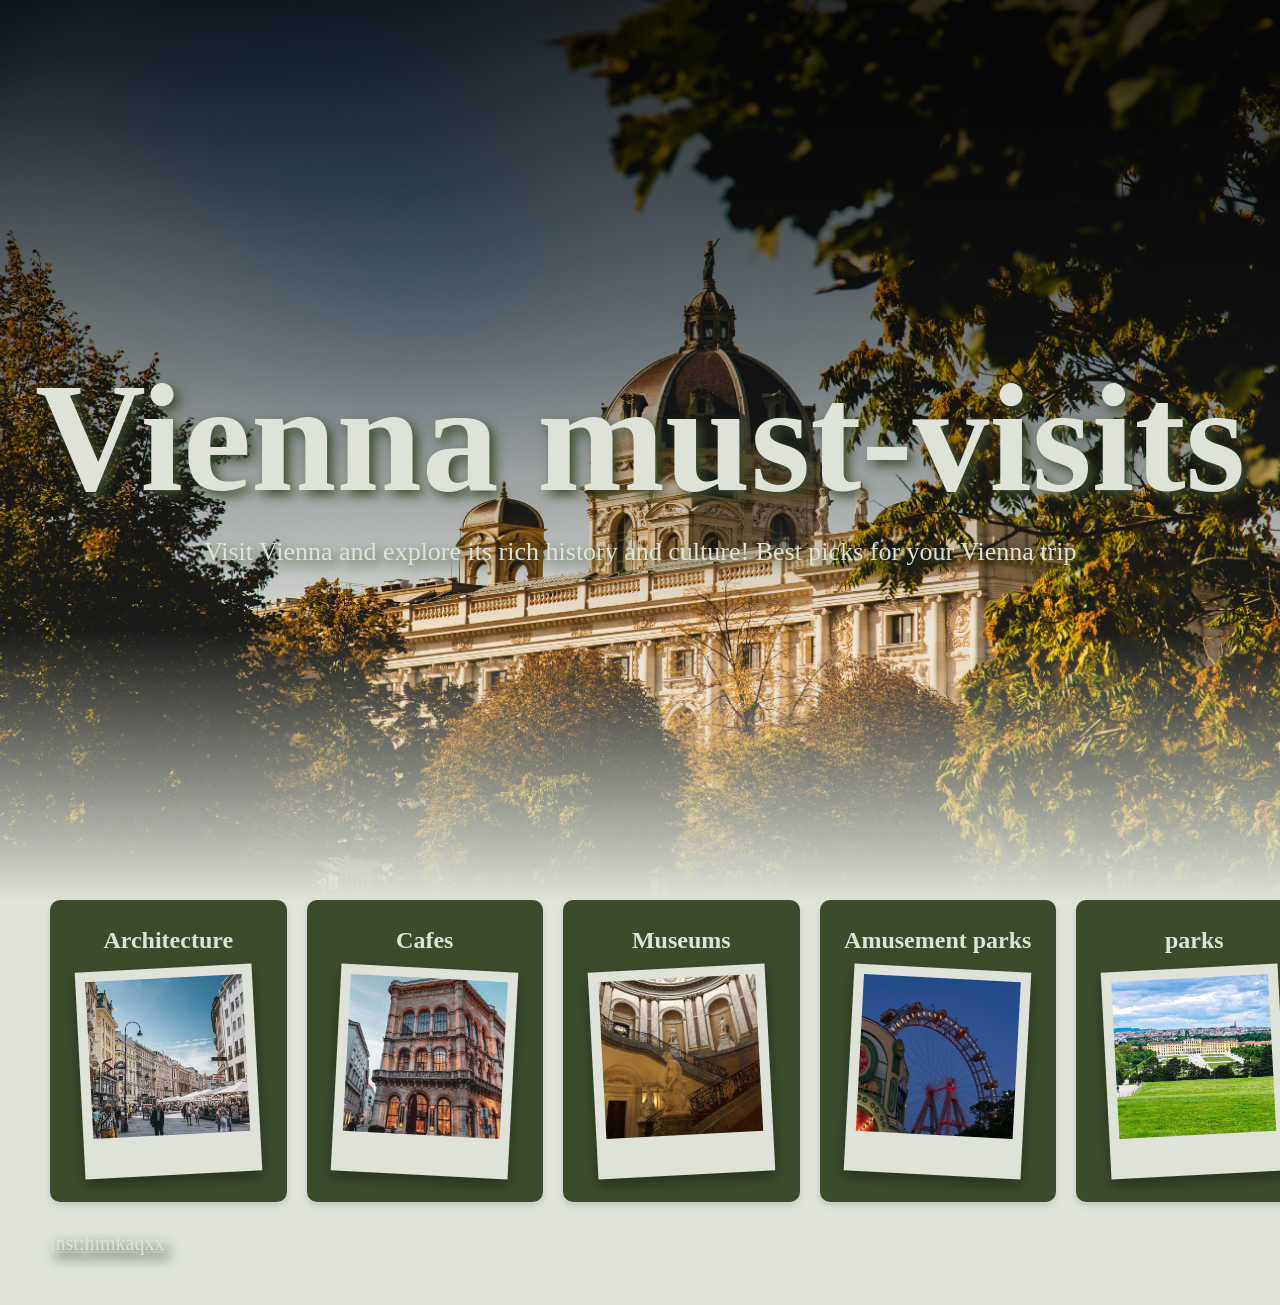
<file: index.html>
<!DOCTYPE html>
<html lang="en">
<head>
    <meta charset="UTF-8">
    <meta name="viewport" content="width=device-width, initial-scale=1">
    <title>Vienna must-visits</title>
    <link rel="stylesheet" href="style.css">
</head>
<body>

    <!-- first screen -->
    <section class="hero">
        <h1>Vienna must-visits</h1>
        <p class="p1">Visit Vienna and explore its rich history and culture! Best picks for your Vienna trip</p>
    </section>

    <!-- the squares -->
    <section class="white-page">
        <div class="revealed-square-sectors">

            <div class="reveal-square">
                <h3>Architecture</h3>
                <div class="polaroid">
                <a href="arc-page/architecture.html">
                    <img src="arc1.jpg" alt="Palace">
                </a>
                    <span class="caption"></span>
                </div>
                <div class="info">
                    <h4>top 10</h4>
                    <p>Architecture masterpieces for your visit</p>
                </div>
            </div>

            <div class="reveal-square">
                <h3>Cafes</h3>
                <div class="polaroid">
                    <a href="cafe-page/cafe.html">
                        <img src="cafe1.jpg" alt="Cafe">
                    </a>
                    <span class="caption"></span>
                </div>
                <div class="info">
                    <h4>top 10</h4>
                    <p>Cafés with great reviews and drinks</p>
                </div>
            </div>

            <div class="reveal-square">
                <h3>Museums</h3>
                <div class="polaroid">
                <a href="museum-page/museum.html">
                    <img src="museum1.png" alt="Museum">
                </a>
                    <span class="caption"></span>
                </div>
                <div class="info">
                    <h4>top 10</h4>
                    <p>Museums for you to visit</p>
                </div>
            </div>

            <div class="reveal-square">
                <h3>Amusement parks</h3>
                <div class="polaroid">
                    <img src="amupark1.png" alt="Park">
                    <span class="caption"></span>
                </div>
                <div class="info">
                    <h4>top 10</h4>
                    <p>fun places for you to spend your best time</p>
                </div>
            </div>
            <div class="reveal-square">
                <h3>parks</h3>
                <div class="polaroid">
                    <img src="park1.png" alt="Park">
                    <span class="caption"></span>
                </div>
                <div class="info">
                    <h4>top 10</h4>
                    <p>places for you to chill and relax</p>
                </div>
            </div>


            <a
            href="https://www.instagram.com/himkaqxx?obrf=MWk3bm0wNmF2dDZ3cA=="   target = "_blank">inst:himkaqxx</a>
            
        </div>
    </section>

    <script src="script.js"></script>
</body>
</html>
</file>
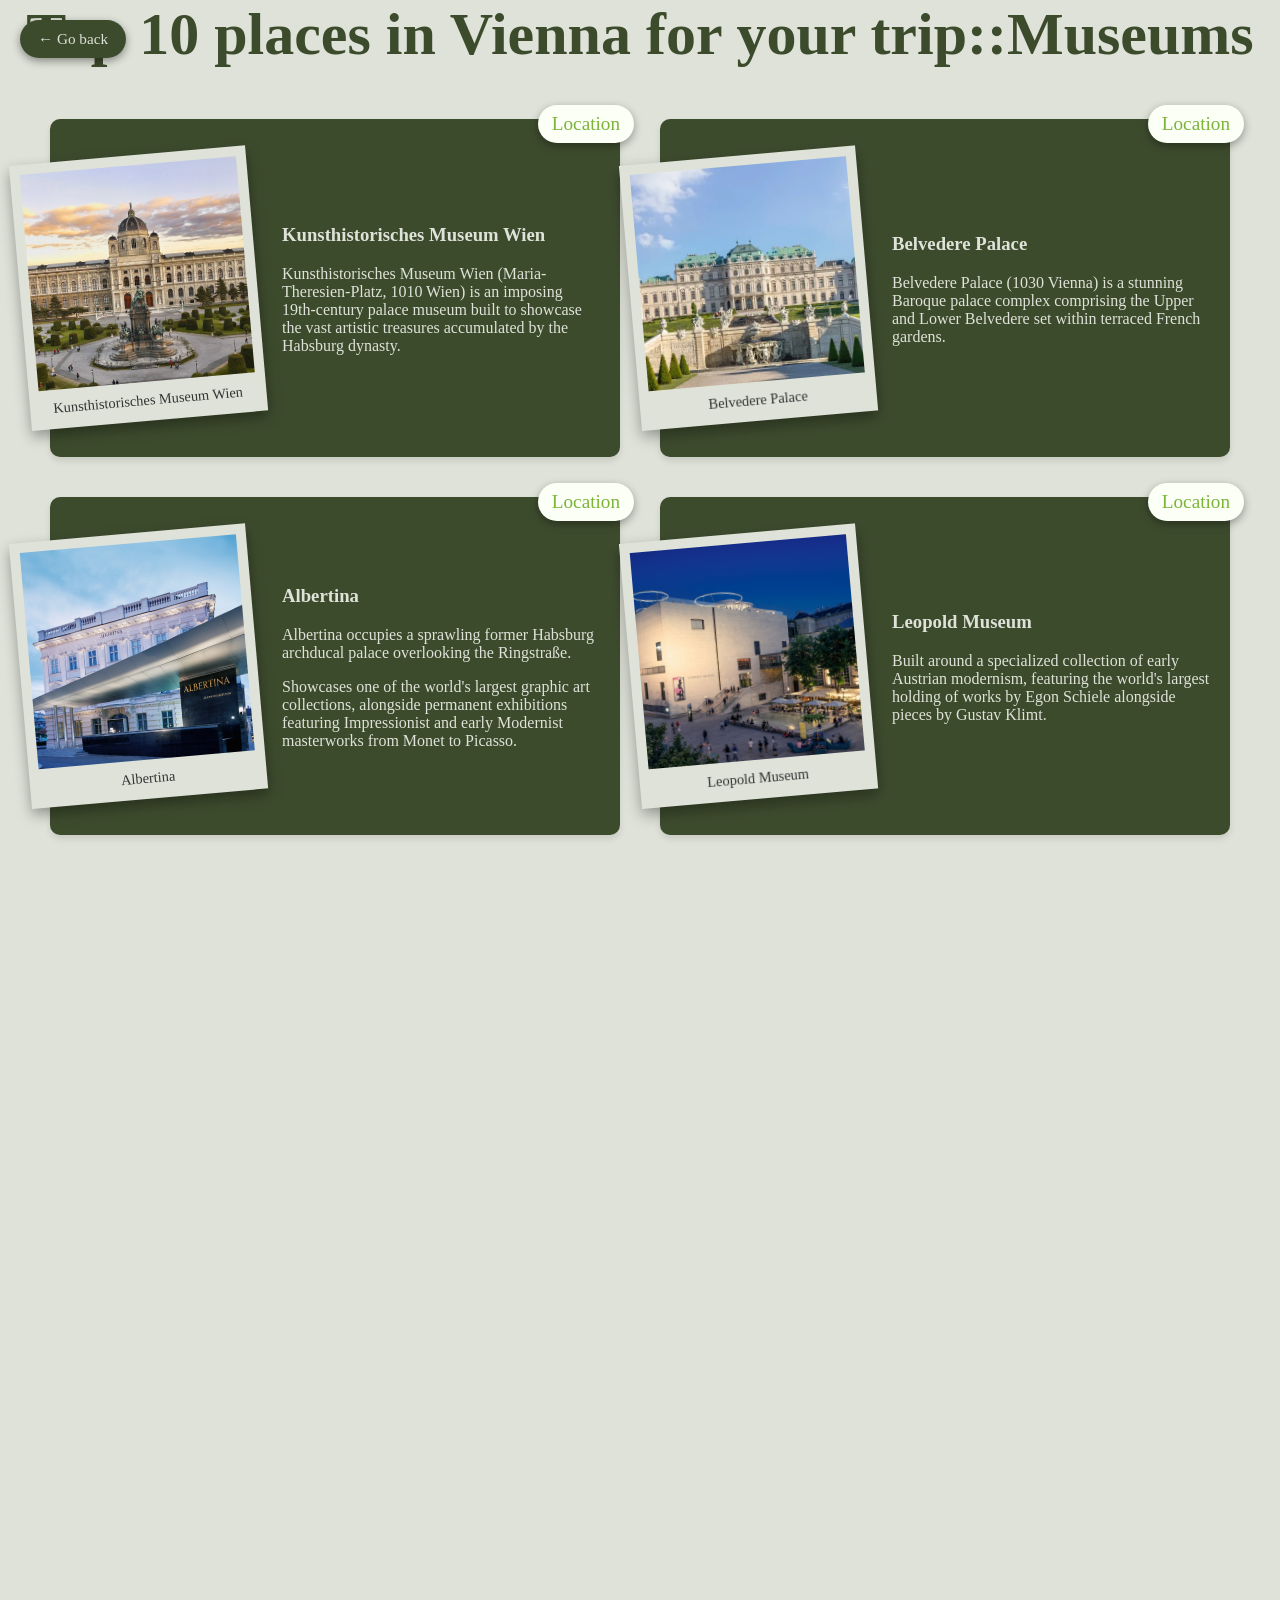
<file: museum.html>
<!DOCTYPE html>
<html lang="en">
<head>
    <meta charset="UTF-8">
    <meta name="viewport" content="width=device-width, initial-scale=1.0">
    <title>museums</title>
    <link rel="stylesheet" href="museum.css">
</head>
<body>

    <h1>Top 10 places in Vienna for your trip::Museums</h1>
    <section class="white-page"></section>

    <div class="container">
        <div class="squares">

            <div class="square">
                <figure class="polaroid">
                    <img src="mus1.jpg" alt="Museum">
                    <figcaption>Kunsthistorisches Museum Wien</figcaption>
                </figure>

                <div class="square-text">
                    <h3>Kunsthistorisches Museum Wien</h3>
                    <p>Kunsthistorisches Museum Wien (Maria-Theresien-Platz, 1010 Wien) is an imposing 19th-century palace museum built to showcase the vast artistic treasures accumulated by the Habsburg dynasty.</p>
                </div>

                <a class="search" href="https://www.google.com/maps/place/Kunsthistorisches+Museum+Wien/@48.2038016,16.3617874,17z/data=!3m1!4b1!4m6!3m5!1s0x476d079a63cf77f1:0x6f6052b56ca6b841!8m2!3d48.2038016!4d16.3617874!16zL20vMDN5eTcw?entry=ttu&g_ep=EgoyMDI2MTEwOS4wIKXMDSoASAFQAw%3D%3D" target="_blank" rel="noopener"> Location</a>
            </div>

            <div class="square">
                <figure class="polaroid">
                    <img src="mus2.webp" alt="Palace">
                    <figcaption>Belvedere Palace</figcaption>
                </figure>

                <div class="square-text">
                    <h3>Belvedere Palace</h3>
                    <p>Belvedere Palace (1030 Vienna) is a stunning Baroque palace complex comprising the Upper and Lower Belvedere set within terraced French gardens.</p>
                    
                </div>

                <a class="search" href="https://www.google.com/maps/place//data=!4m2!3m1!1s0x476d077d020b9ea5:0x4a65fc52a0937607?entry=gemini&utm_source=gemini&utm_campaign=gem-default" target="_blank" rel="noopener"> Location</a>
            </div>

            <div class="square">
                <figure class="polaroid">
                    <img src="mus3.jpg" alt="Museum">
                    <figcaption>Albertina</figcaption>
                </figure>

                <div class="square-text">
                    <h3>Albertina</h3>
                    <p>Albertina occupies a sprawling former Habsburg archducal palace overlooking the Ringstraße.</p>
                    <p>Showcases one of the world's largest graphic art collections, alongside permanent exhibitions featuring Impressionist and early Modernist masterworks from Monet to Picasso.</p>
                </div>

                <a class="search" href="https://www.google.com/maps/place//data=!4m2!3m1!1s0x476d079bf27e5ac1:0x66ef8a989f37deb8?entry=gemini&utm_source=gemini&utm_campaign=gem-default" target="_blank" rel="noopener"> Location</a>
            </div>

            <div class="square">
                <figure class="polaroid">
                    <img src="mus4.jpg" alt="Museum">
                    <figcaption>Leopold Museum</figcaption>
                </figure>

                <div class="square-text">
                    <h3>Leopold Museum</h3>
                    <p>Built around a specialized collection of early Austrian modernism, featuring the world's largest holding of works by Egon Schiele alongside pieces by Gustav Klimt.</p>
                </div>

                <a class="search" href="https://www.google.com/maps/place//data=!4m2!3m1!1s0x476d079018453103:0x212bdc6b259a623a?entry=gemini&utm_source=gemini&utm_campaign=gem-default" target="_blank" rel="noopener"> Location</a>
            </div>

            <div class="square">
                <figure class="polaroid">
                    <img src="mus5.jpg" alt="Museum">
                    <figcaption>mumok - Museum moderner Kunst Stiftung Ludwig Wien</figcaption>
                </figure>

                <div class="square-text">
                    <h3>mumok - Museum moderner Kunst Stiftung Ludwig Wien</h3>
                    <p>Focuses exclusively on 20th- and 21st-century modern art, featuring major pieces of Pop Art, Fluxus, and Viennese Actionism.</p>
                    <p>Reviewers enjoy its thought-provoking temporary exhibits and extensive collections from artists like Andy Warhol and Pablo Picasso.</p>
                </div>

                <a class="search" href="https://www.google.com/maps/place//data=!4m2!3m1!1s0x476d07904159f2f3:0xa60e7b8469b78937?entry=gemini&utm_source=gemini&utm_campaign=gem-default" target="_blank" rel="noopener"> Location</a>
            </div>

            <div class="square">
                <figure class="polaroid">
                    <img src="mus6.jpg" alt="Museum">
                    <figcaption>Sisi Museum</figcaption>
                </figure>

                <div class="square-text">
                    <h3>Sisi Museum</h3>
                    <p>Dedicated to the fascinating, tragic life and personal cult surrounding Empress Elisabeth ("Sisi"), displaying personal belongings, royal gowns, and historical documents.</p>
                </div>

                <a class="search" href="https://www.google.com/maps/place//data=!4m2!3m1!1s0x476d07999dd985a5:0x3b91f7428c9a009c?entry=gemini&utm_source=gemini&utm_campaign=gem-default" target="_blank" rel="noopener"> Location</a>
            </div>

            <div class="square">
                <figure class="polaroid">
                    <img src="mus7.jpg" alt="Museum">
                    <figcaption>Museum of Applied Arts</figcaption>
                </figure>

                <div class="square-text">
                    <h3>Museum of Applied Arts</h3>
                    <p>Features famous collections of Viennese Jugendstil furnishings, handcrafted silver, and historic bentwood chairs by Michael Thonet.</p>
                </div>

                <a class="search" href="https://www.google.com/maps/place//data=!4m2!3m1!1s0x476d077521e1b063:0xa501c28c5fde062f?entry=gemini&utm_source=gemini&utm_campaign=gem-default" target="_blank" rel="noopener"> Location</a>
            </div>

            <div class="square">
                <figure class="polaroid">
                    <img src="mus8.jpg" alt="Museum">
                    <figcaption>Wien Museum Karlsplatz</figcaption>
                </figure>

                <div class="square-text">
                    <h3>Wien Museum Karlsplatz</h3>
                    <p>serves as the primary municipal museum documenting the rich social and architectural history of Vienna from Roman times to the modern era.</p>
                    <p>Completely renovated and expanded, offering free admission to its core permanent city history collection.</p>
                </div>

                <a class="search" href="https://www.google.com/maps/place/Wien+Museum/@48.199437,16.37296,17z/data=!3m1!4b1!4m6!3m5!1s0x476d077807dce043:0xd8623aee7150a8b5!8m2!3d48.199437!4d16.37296!16s%2Fm%2F0g9w4vf?entry=ttu&g_ep=EgoyMDI2MTEwOS4wIKXMDSoASAFQAw%3D%3D" target="_blank" rel="noopener"> Location</a>
            </div>

            <div class="square">
                <figure class="polaroid">
                    <img src="mus9.jpg" alt="Museum">
                    <figcaption>Sigmund Freud Museum</figcaption>
                </figure>

                <div class="square-text">
                    <h3>Sigmund Freud Museum</h3>
                    <p>is located in the former residence and practice rooms where the founder of psychoanalysis lived and worked for nearly half a century.</p>
                    <p>Preserves original living quarters, waiting room spaces, and conceptual exhibits detailing the history of psychoanalysis.</p>
                </div>

                <a class="search" href="https://www.google.com/maps/place//data=!4m2!3m1!1s0x476d07bbd806e0e5:0x5fa5f935f7f0ca57?entry=gemini&utm_source=gemini&utm_campaign=gem-default" target="_blank" rel="noopener"> Location</a>
            </div>



        </div> 
    </div> 

    <a class="back" href="../index.html">← Go back</a>


    <script src="museum.js"></script>
</body>
</html>
</file>
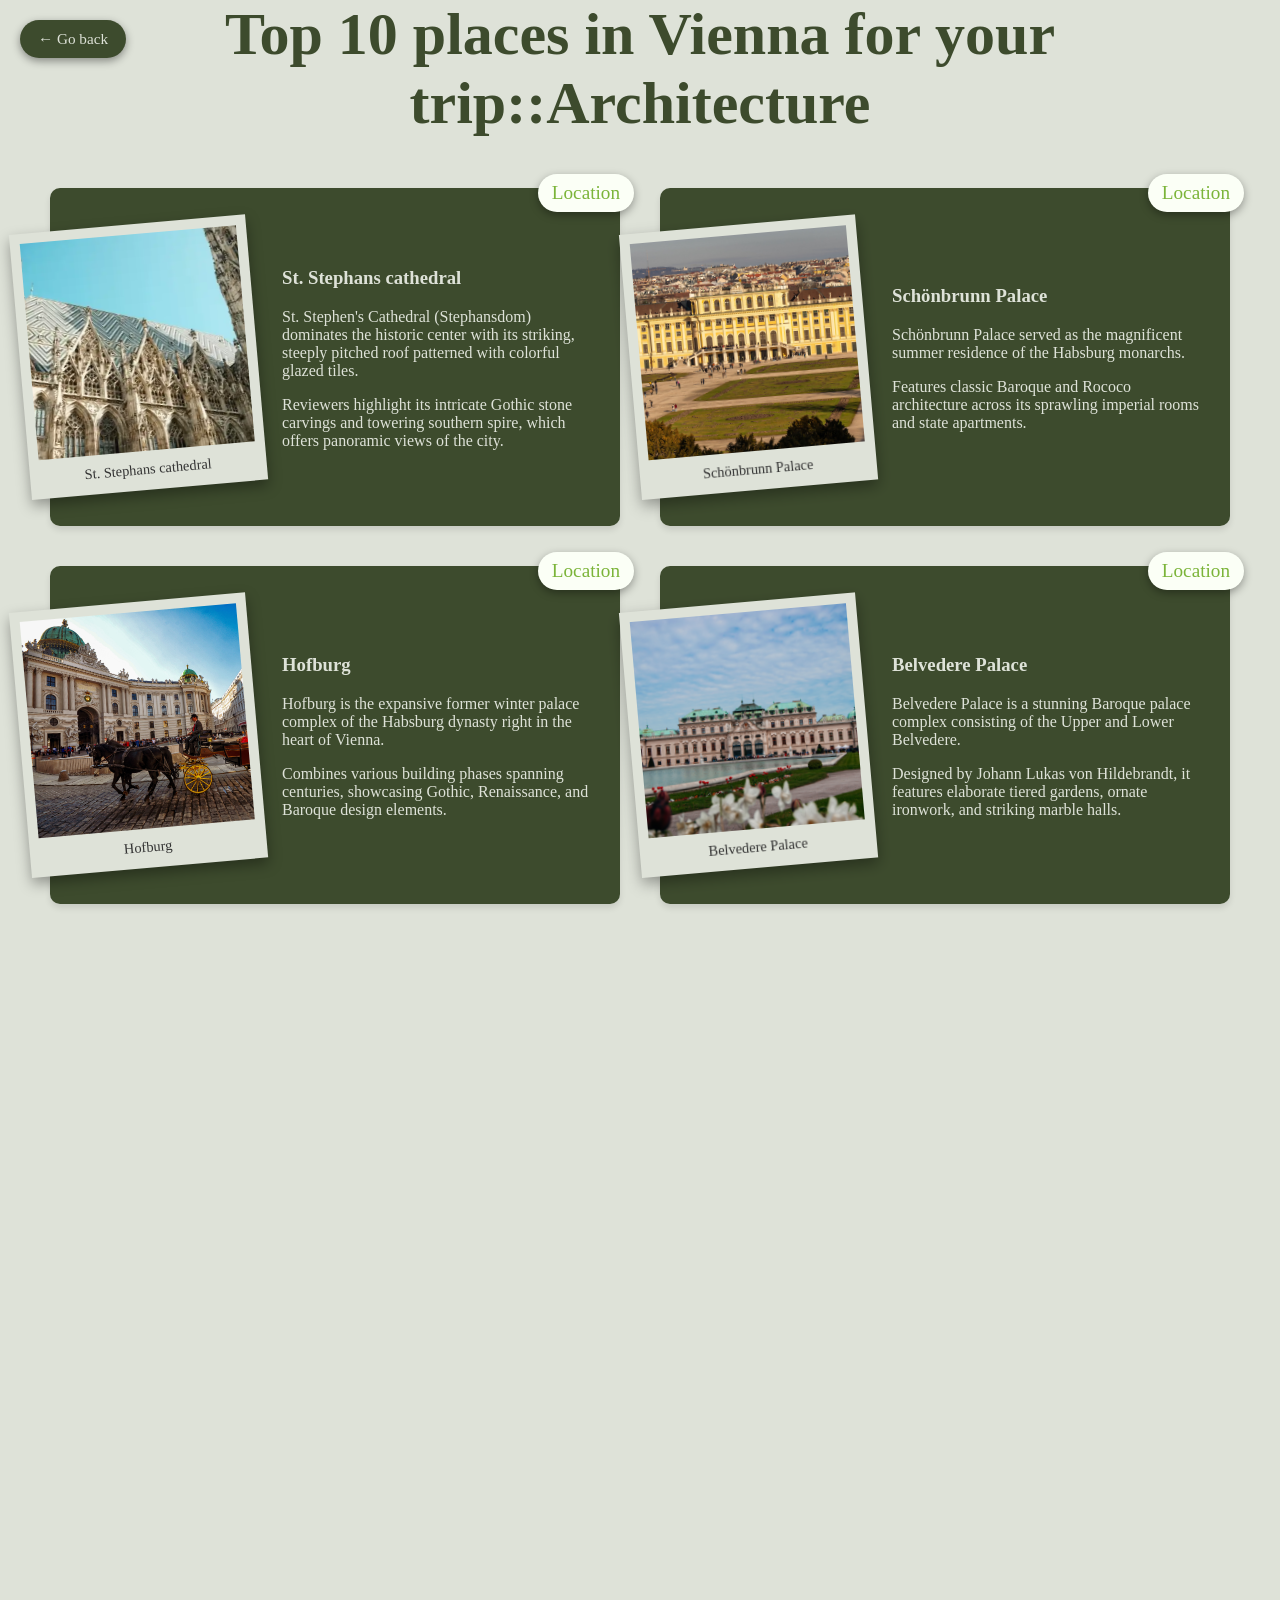
<file: arc-page/architecture.html>
<!DOCTYPE html>
<html lang="en">
<head>
    <meta charset="UTF-8">
    <meta name="viewport" content="width=device-width, initial-scale=1.0">
    <title>Architecture</title>
    <link rel="stylesheet" href="architecture.css">
</head>
<body>

    <h1>Top 10 places in Vienna for your trip::Architecture</h1>
    <section class="white-page"></section>

    <div class="container">
        <div class="squares">

            <div class="square">
                <figure class="polaroid">
                    <img src="stephans.webp" alt="Cathedral">
                    <figcaption>St. Stephans cathedral</figcaption>
                </figure>

                <div class="square-text">
                    <h3>St. Stephans cathedral</h3>
                    <p>St. Stephen's Cathedral (Stephansdom) dominates the historic center with its striking, steeply pitched roof patterned with colorful glazed tiles.</p>
                    <p>Reviewers highlight its intricate Gothic stone carvings and towering southern spire, which offers panoramic views of the city.</p>
                </div>

                <a class="search" href="https://www.google.com/maps/search/?api=1&amp;query=St.+Stephens+Cathedral+Vienna" target="_blank" rel="noopener"> Location</a>
            </div>

            <div class="square">
                <figure class="polaroid">
                    <img src="schoenbrunn.png" alt="Palace">
                    <figcaption>Schönbrunn Palace</figcaption>
                </figure>

                <div class="square-text">
                    <h3>Schönbrunn Palace</h3>
                    <p>Schönbrunn Palace served as the magnificent summer residence of the Habsburg monarchs.</p>
                    <p>Features classic Baroque and Rococo architecture across its sprawling imperial rooms and state apartments.</p>
                </div>

                <a class="search" href="https://www.google.com/maps/search/?api=1&amp;query=Sch%C3%B6nbrunn+Palace+Vienna" target="_blank" rel="noopener"> Location</a>
            </div>

            <div class="square">
                <figure class="polaroid">
                    <img src="hofburg.png" alt="Hofburg">
                    <figcaption>Hofburg</figcaption>
                </figure>

                <div class="square-text">
                    <h3>Hofburg</h3>
                    <p>Hofburg is the expansive former winter palace complex of the Habsburg dynasty right in the heart of Vienna.</p>
                    <p>Combines various building phases spanning centuries, showcasing Gothic, Renaissance, and Baroque design elements.</p>
                </div>

                <a class="search" href="https://www.google.com/maps/search/?api=1&amp;query=Hofburg+Palace+Vienna" target="_blank" rel="noopener"> Location</a>
            </div>

            <div class="square">
                <figure class="polaroid">
                    <img src="belvedere.png" alt="Palace">
                    <figcaption>Belvedere Palace</figcaption>
                </figure>

                <div class="square-text">
                    <h3>Belvedere Palace</h3>
                    <p>Belvedere Palace is a stunning Baroque palace complex consisting of the Upper and Lower Belvedere.</p>
                    <p>Designed by Johann Lukas von Hildebrandt, it features elaborate tiered gardens, ornate ironwork, and striking marble halls.</p>
                </div>

                <a class="search" href="https://www.google.com/maps/search/?api=1&amp;query=Belvedere+Palace+Vienna" target="_blank" rel="noopener"> Location</a>
            </div>

            <div class="square">
                <figure class="polaroid">
                    <img src="charleschurch.webp" alt="Church">
                    <figcaption>St. Charles's Church</figcaption>
                </figure>

                <div class="square-text">
                    <h3>St. Charles's Church</h3>
                    <p>St. Charles's Church (Karlskirche) is widely considered one of the finest Baroque ecclesiastical structures north of the Alps.</p>
                    <p>Features an impressive grand oval dome flanked by two monumental columns inspired by Trajan's Column in Rome.</p>
                </div>

                <a class="search" href="https://www.google.com/maps/search/?api=1&amp;query=Karlskirche+Vienna" target="_blank" rel="noopener"> Location</a>
            </div>

            <div class="square">
                <figure class="polaroid">
                    <img src="opera.jpg" alt="Opera">
                    <figcaption>Vienna State Opera</figcaption>
                </figure>

                <div class="square-text">
                    <h3>Vienna State Opera</h3>
                    <p>Vienna State Opera is a monumental Neo-Renaissance structure built in the mid-19th century along the famous Ringstraße.</p>
                    <p>Celebrated for its grand staircases, elegant tea rooms, and rich musical heritage as a global center for opera.</p>
                </div>

                <a class="search" href="https://www.google.com/maps/search/?api=1&amp;query=Vienna+State+Opera" target="_blank" rel="noopener"> Location</a>
            </div>

            <div class="square">
                <figure class="polaroid">
                    <img src="cityhall.jpg" alt="City hall">
                    <figcaption>Vienna City Hall</figcaption>
                </figure>

                <div class="square-text">
                    <h3>Vienna City Hall</h3>
                    <p>Vienna City Hall (Rathaus) is a masterpiece of Neo-Gothic civic architecture designed by Friedrich von Schmidt.</p>
                    <p>Features soaring spires, intricate window tracery, and a prominent copper statue of the Rathausmann on its main tower.</p>
                </div>

                <a class="search" href="https://www.google.com/maps/search/?api=1&amp;query=Vienna+City+Hall+Rathaus" target="_blank" rel="noopener"> Location</a>
            </div>

            <div class="square">
                <figure class="polaroid">
                    <img src="votive.jpg" alt="Church">
                    <figcaption>Votive Church</figcaption>
                </figure>

                <div class="square-text">
                    <h3>Votive Church</h3>
                    <p>Votive Church (Votivkirche) is a breathtaking 19th-century Neo-Gothic landmark constructed in gratitude for the survival of Emperor Franz Joseph.</p>
                    <p>Boasts twin open-work spires, flying buttresses, and deeply stained glass windows that flood the nave with colorful light.</p>
                </div>

                <a class="search" href="https://www.google.com/maps/search/?api=1&amp;query=Votive+Church+Vienna" target="_blank" rel="noopener"> Location</a>
            </div>

            <div class="square">
                <figure class="polaroid">
                    <img src="hundertwasswer.jpg" alt="House">
                    <figcaption>Hundertwasser House</figcaption>
                </figure>

                <div class="square-text">
                    <h3>Hundertwasser House</h3>
                    <p>Hundertwasser House (Hundertwasserhaus) provides a striking contrast to Vienna's imperial classical styles.</p>
                    <p>Designed by artist Friedensreich Hundertwasser, this expressionist apartment complex features bright colors, irregular organic lines, and rooftop trees.</p>
                </div>

                <a class="search" href="https://www.google.com/maps/search/?api=1&amp;query=Hundertwasserhaus+Vienna" target="_blank" rel="noopener"> Location</a>
            </div>

            <div class="square">
                <figure class="polaroid">
                    <img src="parliament.jpg" alt="Parliament">
                    <figcaption>Austrian Parliament</figcaption>
                </figure>

                <div class="square-text">
                    <h3>Austrian Parliament</h3>
                    <p>Austrian Parliament building was designed by Theophil Hansen in a monumental Greek Revival style.</p>
                    <p>Modeled to resemble an ancient temple, symbolizing the democratic roots of its legislative chambers.</p>
                </div>

                <a class="search" href="https://www.google.com/maps/search/?api=1&amp;query=Austrian+Parliament+Building+Vienna" target="_blank" rel="noopener"> Location</a>
            </div>

        </div> <!-- closes .squares -->
    </div> <!-- closes .container -->

    <a class="back" href="../index.html">← Go back</a>


    <script src="architecture.js"></script>
</body>
</html>
</file>
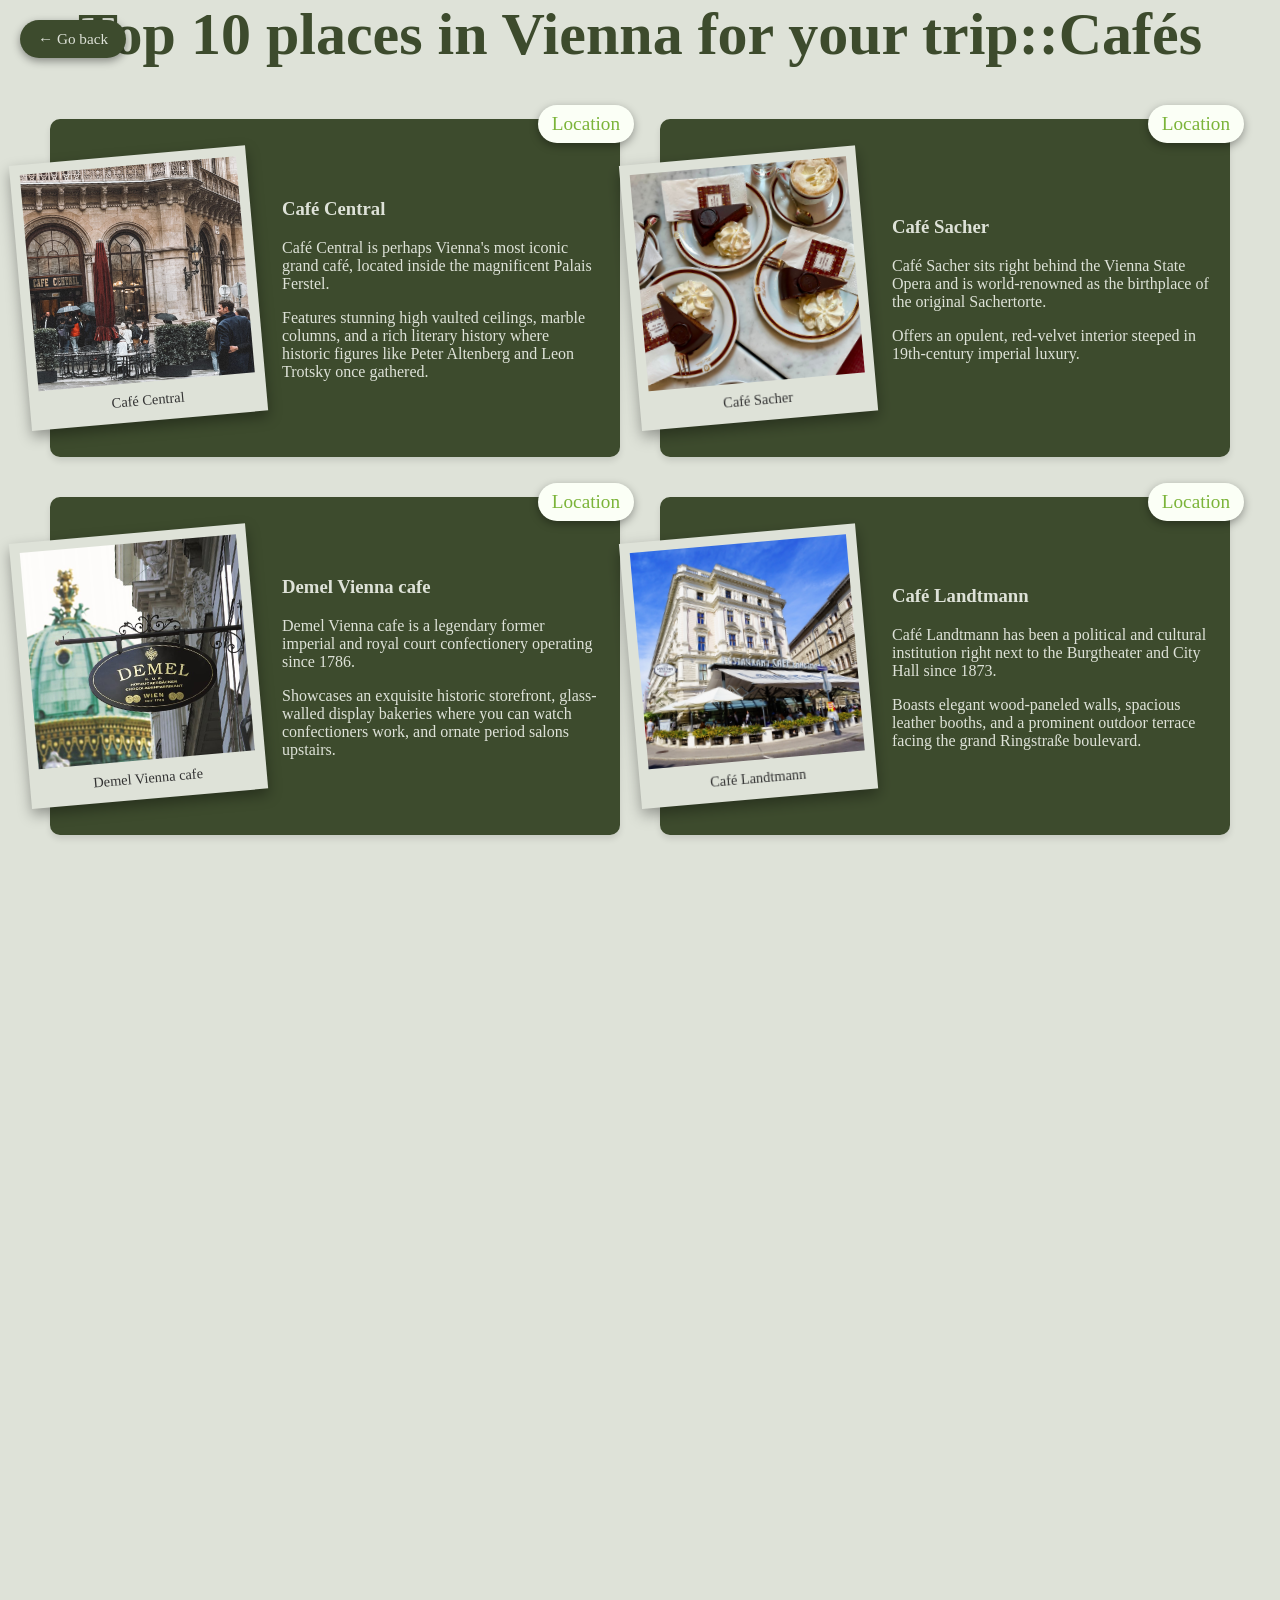
<file: cafe-page/cafe.html>
<!DOCTYPE html>
<html lang="en">
<head>
    <meta charset="UTF-8">
    <meta name="viewport" content="width=device-width, initial-scale=1.0">
    <title>Cafés</title>
    <link rel="stylesheet" href="cafe.css">
</head>
<body>

    <h1>Top 10 places in Vienna for your trip::Cafés</h1>
    <section class="white-page"></section>

    <div class="container">
        <div class="squares">

            <div class="square">
                <figure class="polaroid">
                    <img src="central.png" alt="Café">
                    <figcaption>Café Central</figcaption>
                </figure>

                <div class="square-text">
                    <h3>Café Central</h3>
                    <p>Café Central is perhaps Vienna's most iconic grand café, located inside the magnificent Palais Ferstel.</p>
                    <p>Features stunning high vaulted ceilings, marble columns, and a rich literary history where historic figures like Peter Altenberg and Leon Trotsky once gathered.</p>
                </div>

                <a class="search" href="https://www.google.com/maps/place//data=!4m2!3m1!1s0x476d0797f70c3b2f:0x5bfa873ffb422e49?entry=gemini&utm_source=gemini&utm_campaign=gem-default" target="_blank" rel="noopener"> Location</a>
            </div>

            <div class="square">
                <figure class="polaroid">
                    <img src="sacher.png" alt="Café">
                    <figcaption>Café Sacher</figcaption>
                </figure>

                <div class="square-text">
                    <h3>Café Sacher</h3>
                    <p>Café Sacher sits right behind the Vienna State Opera and is world-renowned as the birthplace of the original Sachertorte.</p>
                    <p>Offers an opulent, red-velvet interior steeped in 19th-century imperial luxury.</p>
                </div>

                <a class="search" href="https://www.google.com/maps/place/Caf%C3%A9+Sacher+Wien/@48.2039459,16.3698418,17z/data=!3m1!4b1!4m6!3m5!1s0x476d079c6e70ce23:0xdb83f04c896f79da!8m2!3d48.2039459!4d16.3698418!16s%2Fg%2F11b5wcsvwd?entry=ttu&g_ep=EgoyMDI2MTEwMy4wIKXMDSoASAFQAw%3D%3D" target="_blank" rel="noopener"> Location</a>
            </div>

            <div class="square">
                <figure class="polaroid">
                    <img src="demel.jpeg" alt="Café">
                    <figcaption>Demel Vienna cafe</figcaption>
                </figure>

                <div class="square-text">
                    <h3>Demel Vienna cafe</h3>
                    <p>Demel Vienna cafe is a legendary former imperial and royal court confectionery operating since 1786.</p>
                    <p>Showcases an exquisite historic storefront, glass-walled display bakeries where you can watch confectioners work, and ornate period salons upstairs.</p>
                </div>

                <a class="search" href="https://www.google.com/maps/place//data=!4m2!3m1!1s0x476d079852ff8d89:0x765904ee1e1b2258?entry=gemini&utm_source=gemini&utm_campaign=gem-default" target="_blank" rel="noopener"> Location</a>
            </div>

            <div class="square">
                <figure class="polaroid">
                    <img src="landtmann.jpg" alt="Café">
                    <figcaption>Café Landtmann</figcaption>
                </figure>

                <div class="square-text">
                    <h3>Café Landtmann</h3>
                    <p>Café Landtmann has been a political and cultural institution right next to the Burgtheater and City Hall since 1873.</p>
                    <p>Boasts elegant wood-paneled walls, spacious leather booths, and a prominent outdoor terrace facing the grand Ringstraße boulevard.</p>
                </div>

                <a class="search" href="https://www.google.com/maps/place//data=!4m2!3m1!1s0x476d079c7350a9b9:0xb267c9cd767130af?entry=gemini&utm_source=gemini&utm_campaign=gem-default" target="_blank" rel="noopener"> Location</a>
            </div>

            <div class="square">
                <figure class="polaroid">
                    <img src="sperl.jpg" alt="Café">
                    <figcaption>Café Sperl</figcaption>
                </figure>

                <div class="square-text">
                    <h3>Café Sperl</h3>
                    <p>Café Sperl opened in 1880 and retains its authentic Belle Époque charm with golden mirrors, marble-topped tables, and old billiard tables.</p>
                    <p>Offers a much more relaxed, neighborhood-focused atmosphere compared to the bustling inner-city tourist spots.</p>
                </div>

                <a class="search" href="https://www.google.com/maps/place//data=!4m2!3m1!1s0x476d0785133971d9:0x1f6a150bbbe7d59c?entry=gemini&utm_source=gemini&utm_campaign=gem-default" target="_blank" rel="noopener"> Location</a>
            </div>

            <div class="square">
                <figure class="polaroid">
                    <img src="havelka.jpg" alt="Café">
                    <figcaption>Café Hawelka</figcaption>
                </figure>

                <div class="square-text">
                    <h3>Café Hawelka</h3>
                    <p>Café Hawelka is a bohemian, delightfully weathered artistic hub that has been run by the same family since 1945.</p>
                    <p>Known for its dim, smoke-tinged nostalgia, vintage furniture, and walls covered in artworks left by past patrons.</p>
                </div>

                <a class="search" href="https://www.google.com/maps/place//data=!4m2!3m1!1s0x476d07992145fee5:0xf04c05a748ab1574?entry=gemini&utm_source=gemini&utm_campaign=gem-default" target="_blank" rel="noopener"> Location</a>
            </div>

            <div class="square">
                <figure class="polaroid">
                    <img src="museum.jpg" alt="Café">
                    <figcaption>Café Museum</figcaption>
                </figure>

                <div class="square-text">
                    <h3>Café Museum</h3>
                    <p>Café Museum originally opened in 1899 and was a primary gathering spot for Vienna's modernist artists and writers, including Gustav Klimt and Egon Schiele.</p>
                    <p>Features a clean, elegant design aesthetic reflecting early 20th-century interior architecture.</p>
                </div>

                <a class="search" href="https://www.google.com/maps/place//data=!4m2!3m1!1s0x476d079ca65de13d:0x7a477068ad01b195?entry=gemini&utm_source=gemini&utm_campaign=gem-default" target="_blank" rel="noopener"> Location</a>
            </div>

            <div class="square">
                <figure class="polaroid">
                    <img src="schwarzenberg.webp" alt="Café">
                    <figcaption>Café Schwarzenberg</figcaption>
                </figure>

                <div class="square-text">
                    <h3>Café Schwarzenberg</h3>
                    <p>Café Schwarzenberg is one of the oldest cafes along the Ringstraße, operating since 1861.</p>
                    <p>Combines classic red leather seating, crystal chandeliers, and occasional weekend piano performances.</p>
                </div>

                <a class="search" href="https://www.google.com/maps/place//data=!4m2!3m1!1s0x476d079d700641d9:0xd68179f5c7581c65?entry=gemini&utm_source=gemini&utm_campaign=gem-default" target="_blank" rel="noopener"> Location</a>
            </div>

            <div class="square">
                <figure class="polaroid">
                    <img src="cafepruckel.jpg" alt="Café">
                    <figcaption>Café Prückel</figcaption>
                </figure>

                <div class="square-text">
                    <h3>Café Prückel</h3>
                    <p>Café Prückel overlooks the MAK museum on the edge of the Ringstraße.</p>
                    <p>Distinctly preserves a retro 1950s interior design style with geometric light fixtures and pastel banquettes.</p>
                </div>

                <a class="search" href="https://www.google.com/maps/place/Caf%C3%A9+Pr%C3%BCckel/@48.2075943,16.3804047,17z/data=!3m1!4b1!4m6!3m5!1s0x476d077516158fa1:0xde798876217c145a!8m2!3d48.2075943!4d16.3804047!16s%2Fg%2F122sftbq?entry=ttu&g_ep=EgoyMDI2MTEwMy4wIKXMDSoASAFQAw%3D%3D" target="_blank" rel="noopener"> Location</a>
            </div>

            <div class="square">
                <figure class="polaroid">
                    <img src="digilas.jpg" alt="Café">
                    <figcaption>Café Diglas</figcaption>
                </figure>

                <div class="square-text">
                    <h3>Café Diglas</h3>
                    <p>Café Diglas (Wollzeile 10, 1010 Wien) traces its coffeehouse lineage back centuries and sits tucked away in Vienna's historic Old Town.</p>
                    <p>Known for its warm, welcoming ambiance, beautiful pastry display cases filled with traditional cakes, and occasional live piano music in the evenings.</p>
                </div>

                <a class="search" href="https://www.google.com/maps/place//data=!4m2!3m1!1s0x476d079f757272c5:0x887755447dff236?entry=gemini&utm_source=gemini&utm_campaign=gem-default" target="_blank" rel="noopener"> Location</a>
            </div>

        </div> <!-- closes .squares -->
    </div> <!-- closes .container -->

    <a class="back" href="../index.html">← Go back</a>


    <script src="cafe.js"></script>
</body>
</html>
</file>
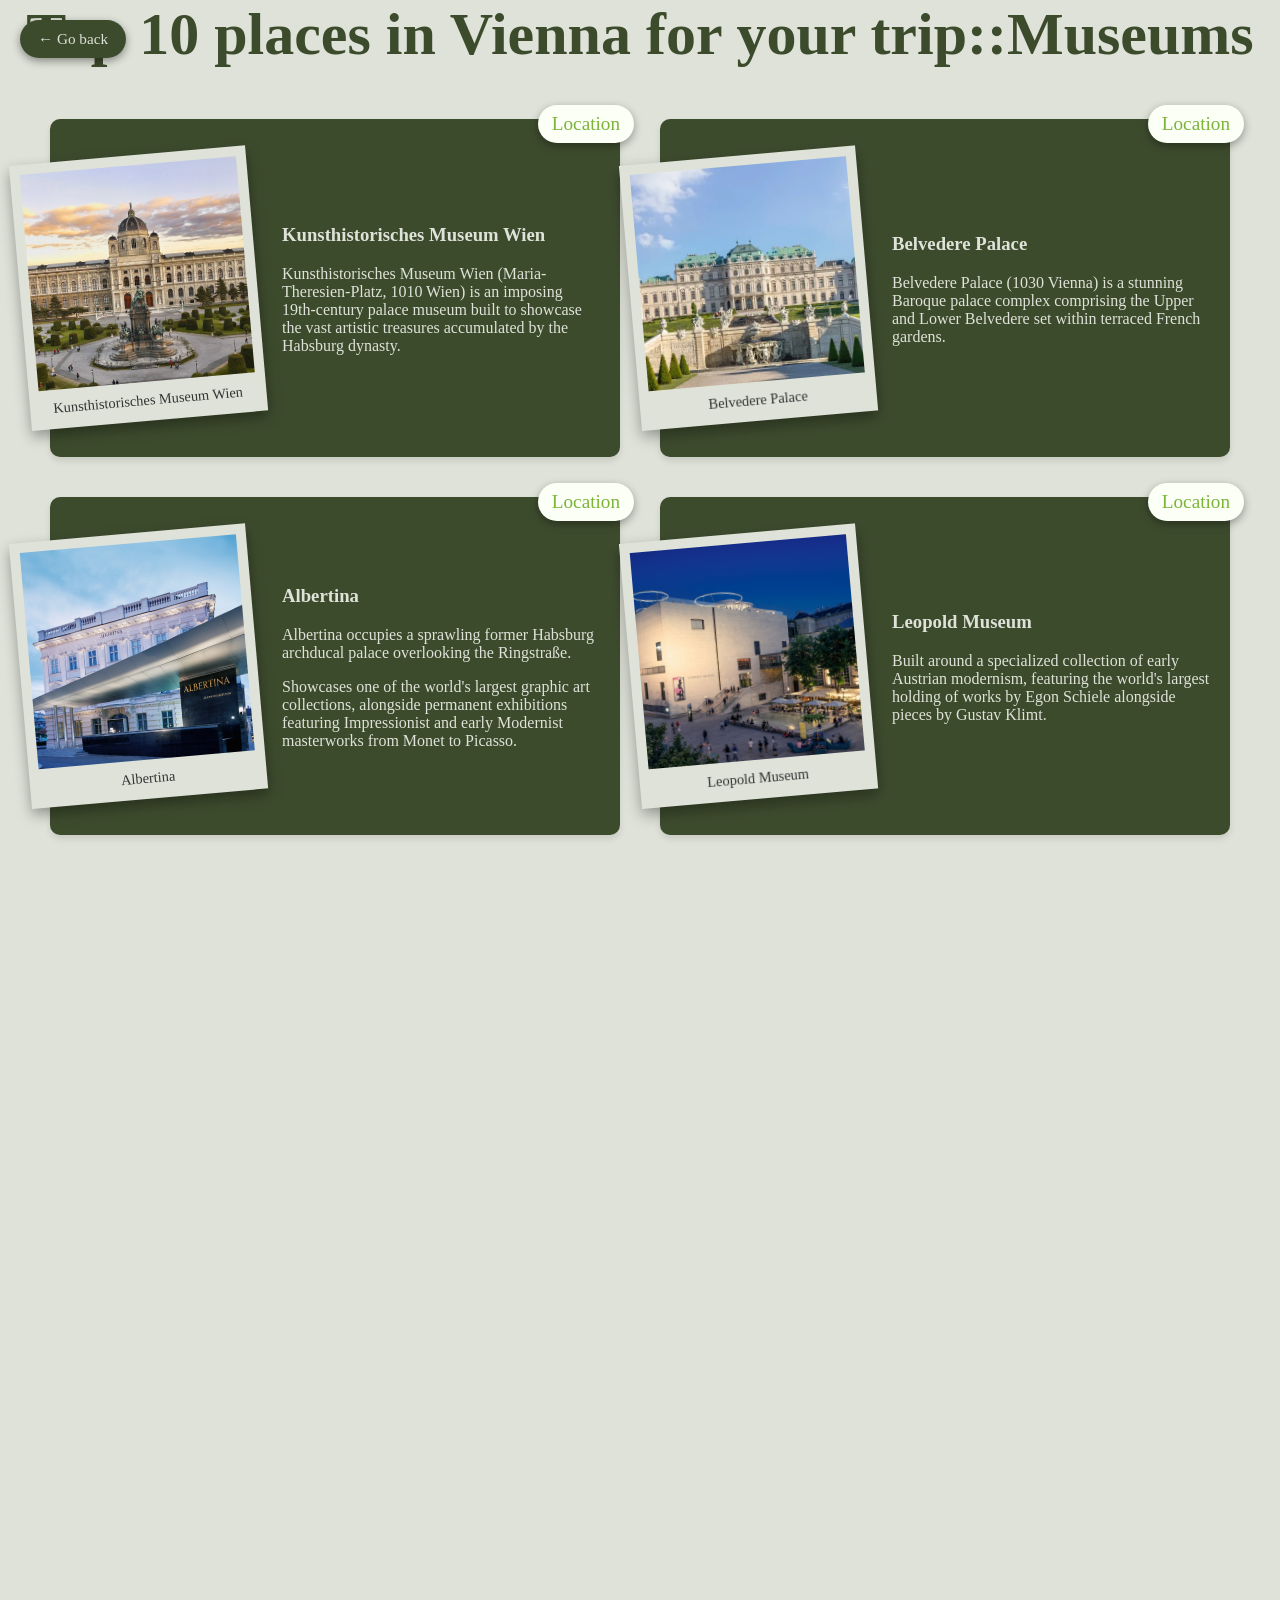
<file: museum-page/museum.html>
<!DOCTYPE html>
<html lang="en">
<head>
    <meta charset="UTF-8">
    <meta name="viewport" content="width=device-width, initial-scale=1.0">
    <title>museums</title>
    <link rel="stylesheet" href="museum.css">
</head>
<body>

    <h1>Top 10 places in Vienna for your trip::Museums</h1>
    <section class="white-page"></section>

    <div class="container">
        <div class="squares">

            <div class="square">
                <figure class="polaroid">
                    <img src="mus1.jpg" alt="Museum">
                    <figcaption>Kunsthistorisches Museum Wien</figcaption>
                </figure>

                <div class="square-text">
                    <h3>Kunsthistorisches Museum Wien</h3>
                    <p>Kunsthistorisches Museum Wien (Maria-Theresien-Platz, 1010 Wien) is an imposing 19th-century palace museum built to showcase the vast artistic treasures accumulated by the Habsburg dynasty.</p>
                </div>

                <a class="search" href="https://www.google.com/maps/place/Kunsthistorisches+Museum+Wien/@48.2038016,16.3617874,17z/data=!3m1!4b1!4m6!3m5!1s0x476d079a63cf77f1:0x6f6052b56ca6b841!8m2!3d48.2038016!4d16.3617874!16zL20vMDN5eTcw?entry=ttu&g_ep=EgoyMDI2MTEwOS4wIKXMDSoASAFQAw%3D%3D" target="_blank" rel="noopener"> Location</a>
            </div>

            <div class="square">
                <figure class="polaroid">
                    <img src="mus2.webp" alt="Palace">
                    <figcaption>Belvedere Palace</figcaption>
                </figure>

                <div class="square-text">
                    <h3>Belvedere Palace</h3>
                    <p>Belvedere Palace (1030 Vienna) is a stunning Baroque palace complex comprising the Upper and Lower Belvedere set within terraced French gardens.</p>
                    
                </div>

                <a class="search" href="https://www.google.com/maps/place//data=!4m2!3m1!1s0x476d077d020b9ea5:0x4a65fc52a0937607?entry=gemini&utm_source=gemini&utm_campaign=gem-default" target="_blank" rel="noopener"> Location</a>
            </div>

            <div class="square">
                <figure class="polaroid">
                    <img src="mus3.jpg" alt="Museum">
                    <figcaption>Albertina</figcaption>
                </figure>

                <div class="square-text">
                    <h3>Albertina</h3>
                    <p>Albertina occupies a sprawling former Habsburg archducal palace overlooking the Ringstraße.</p>
                    <p>Showcases one of the world's largest graphic art collections, alongside permanent exhibitions featuring Impressionist and early Modernist masterworks from Monet to Picasso.</p>
                </div>

                <a class="search" href="https://www.google.com/maps/place//data=!4m2!3m1!1s0x476d079bf27e5ac1:0x66ef8a989f37deb8?entry=gemini&utm_source=gemini&utm_campaign=gem-default" target="_blank" rel="noopener"> Location</a>
            </div>

            <div class="square">
                <figure class="polaroid">
                    <img src="mus4.jpg" alt="Museum">
                    <figcaption>Leopold Museum</figcaption>
                </figure>

                <div class="square-text">
                    <h3>Leopold Museum</h3>
                    <p>Built around a specialized collection of early Austrian modernism, featuring the world's largest holding of works by Egon Schiele alongside pieces by Gustav Klimt.</p>
                </div>

                <a class="search" href="https://www.google.com/maps/place//data=!4m2!3m1!1s0x476d079018453103:0x212bdc6b259a623a?entry=gemini&utm_source=gemini&utm_campaign=gem-default" target="_blank" rel="noopener"> Location</a>
            </div>

            <div class="square">
                <figure class="polaroid">
                    <img src="mus5.jpg" alt="Museum">
                    <figcaption>mumok - Museum moderner Kunst Stiftung Ludwig Wien</figcaption>
                </figure>

                <div class="square-text">
                    <h3>mumok - Museum moderner Kunst Stiftung Ludwig Wien</h3>
                    <p>Focuses exclusively on 20th- and 21st-century modern art, featuring major pieces of Pop Art, Fluxus, and Viennese Actionism.</p>
                    <p>Reviewers enjoy its thought-provoking temporary exhibits and extensive collections from artists like Andy Warhol and Pablo Picasso.</p>
                </div>

                <a class="search" href="https://www.google.com/maps/place//data=!4m2!3m1!1s0x476d07904159f2f3:0xa60e7b8469b78937?entry=gemini&utm_source=gemini&utm_campaign=gem-default" target="_blank" rel="noopener"> Location</a>
            </div>

            <div class="square">
                <figure class="polaroid">
                    <img src="mus6.jpg" alt="Museum">
                    <figcaption>Sisi Museum</figcaption>
                </figure>

                <div class="square-text">
                    <h3>Sisi Museum</h3>
                    <p>Dedicated to the fascinating, tragic life and personal cult surrounding Empress Elisabeth ("Sisi"), displaying personal belongings, royal gowns, and historical documents.</p>
                </div>

                <a class="search" href="https://www.google.com/maps/place//data=!4m2!3m1!1s0x476d07999dd985a5:0x3b91f7428c9a009c?entry=gemini&utm_source=gemini&utm_campaign=gem-default" target="_blank" rel="noopener"> Location</a>
            </div>

            <div class="square">
                <figure class="polaroid">
                    <img src="mus7.jpg" alt="Museum">
                    <figcaption>Museum of Applied Arts</figcaption>
                </figure>

                <div class="square-text">
                    <h3>Museum of Applied Arts</h3>
                    <p>Features famous collections of Viennese Jugendstil furnishings, handcrafted silver, and historic bentwood chairs by Michael Thonet.</p>
                </div>

                <a class="search" href="https://www.google.com/maps/place//data=!4m2!3m1!1s0x476d077521e1b063:0xa501c28c5fde062f?entry=gemini&utm_source=gemini&utm_campaign=gem-default" target="_blank" rel="noopener"> Location</a>
            </div>

            <div class="square">
                <figure class="polaroid">
                    <img src="mus8.jpg" alt="Museum">
                    <figcaption>Wien Museum Karlsplatz</figcaption>
                </figure>

                <div class="square-text">
                    <h3>Wien Museum Karlsplatz</h3>
                    <p>serves as the primary municipal museum documenting the rich social and architectural history of Vienna from Roman times to the modern era.</p>
                    <p>Completely renovated and expanded, offering free admission to its core permanent city history collection.</p>
                </div>

                <a class="search" href="https://www.google.com/maps/place/Wien+Museum/@48.199437,16.37296,17z/data=!3m1!4b1!4m6!3m5!1s0x476d077807dce043:0xd8623aee7150a8b5!8m2!3d48.199437!4d16.37296!16s%2Fm%2F0g9w4vf?entry=ttu&g_ep=EgoyMDI2MTEwOS4wIKXMDSoASAFQAw%3D%3D" target="_blank" rel="noopener"> Location</a>
            </div>

            <div class="square">
                <figure class="polaroid">
                    <img src="mus9.jpg" alt="Museum">
                    <figcaption>Sigmund Freud Museum</figcaption>
                </figure>

                <div class="square-text">
                    <h3>Sigmund Freud Museum</h3>
                    <p>is located in the former residence and practice rooms where the founder of psychoanalysis lived and worked for nearly half a century.</p>
                    <p>Preserves original living quarters, waiting room spaces, and conceptual exhibits detailing the history of psychoanalysis.</p>
                </div>

                <a class="search" href="https://www.google.com/maps/place//data=!4m2!3m1!1s0x476d07bbd806e0e5:0x5fa5f935f7f0ca57?entry=gemini&utm_source=gemini&utm_campaign=gem-default" target="_blank" rel="noopener"> Location</a>
            </div>



        </div> 
    </div> 

    <a class="back" href="../index.html">← Go back</a>


    <script src="museum.js"></script>
</body>
</html>
</file>
<file: style.css>
body {
    margin: 0;
    background: #dee2d8;
}

.hero {
    min-height: 100vh;
    padding-top: 350px;
    box-sizing: border-box;
    display: flex;
    flex-direction: column;
    align-items: center;

  /* The final beautiful look your page settles into */
    background-image: linear-gradient(to bottom,
    rgba(0, 0, 0, 0.8) 0%,
    rgba(0, 0, 0, 0.4) 40%,
    rgba(222, 226, 216, 0) 70%,
    rgba(222, 226, 216, 1) 100%
    ), url("wien1bg.png");

    background-size: cover;
    background-repeat: no-repeat;
    background-position: center;

    animation: introFade 0.9s ease-out forwards;
}

/* animation :P */

@keyframes introFade {
    0% {
        opacity: 0;
    }
    20% {
        opacity: 0.2;
    }
    50% {
        opacity: 0.5;
    }
    80% {
        opacity: 0.8;
    }
    100% {
        opacity: 1;
    }
}

a {
    position: left top;
    text-align: left;
    color: #dee2d8;
    font-family: 'fantasy';
    font-size: 20px;
    margin: 10px 0 0 0;
    text-shadow: 5px 5px 12px #3d4b2d;
    transition: zoomfadeIn 0.9s ease-out forwards;

}
a:hover {
    text-decoration: underline;
}

h1 {
    margin: 0;
    text-align: center;
    color: #dee2d8;
    font-family: 'fantasy';
    font-size: clamp(60px, 12vw, 170px);
    text-shadow: 5px 5px 12px #3d4b2d;

    animation: zoomfadeIn 0.9s ease-out forwards;
}

/* animation vol.2 :P */

    @keyframes zoomfadeIn {
    from{
        opacity: 0;
        transform: scale(0.9);
    }
    to{
        opacity: 1;
        transform: scale(1);
    }
    

}
.p1 {
    margin: 10px 0 0 0;
    text-align: center;
    color: #dee2d8;
    font-family: 'fantasy';
    font-size: 26px;
    text-shadow: 5px 5px 12px #3d4b2d;
    animation: zoomfadeIn 0.9s ease-out forwards;

}

.white-page {
    background: #dee2d8;
}


.revealed-square-sectors {
    display: grid;
    grid-template-columns: repeat(5, 1fr);
    gap: 20px;
    padding: 0 50px 50px; 
}

.reveal-square {
    position: relative;
    display: flex;
    flex-direction: column;
    align-items: center;
    justify-content: center;
    gap: 14px;
    aspect-ratio: 3 / 4;   

    background-color: #3d4b2d;
    color: #dee2d8;
    padding: 20px;
    text-align: center;
    border-radius: 10px;
    box-shadow: 0 4px 6px rgba(0, 0, 0, 0.1);
    cursor: pointer;


    opacity: 0;
    transform: translateY(40px);
    transition: opacity 0.8s ease-out, transform 0.8s ease-out;
}

.reveal-square.visible {
    opacity: 1;
    transform: translateY(0);
}


.reveal-square.visible:hover {
    transform: scale(1.06);
    z-index: 10;       
    transition-delay: 0ms !important; 
    transition-duration: 0.3s;
}

.reveal-square h3 {
    margin: 0;
    font-size: 24px;
}


.polaroid {
    position: relative;
    width: 80%;
    background: #dee2d8;
    padding: 10px 10px 40px;
    box-shadow: 0 6px 14px rgba(0, 0, 0, 0.35);
    transform: rotate(-3deg);
    transition: transform 0.3s ease;
}

.reveal-square:nth-child(even) .polaroid {
    transform: rotate(3deg);
}

.reveal-square:hover .polaroid {
    transform: rotate(0deg);     
}

.polaroid img {
    display: block;
    width: 100%;
    aspect-ratio: 1 / 1;
    object-fit: cover;
}

.polaroid .caption {
    position: absolute;
    bottom: 10px;
    left: 0;
    right: 0;
    text-align: center;
    font-family: 'fantasy';
    font-size: 18px;
    color: #3d4b2d;
}


.info {
    position: absolute;
    top: 50%;
    left: calc(100% + 15px);       
    transform: translateY(-50%);
    width: 240px;
    padding: 16px;
    background: #fff;
    color: #3d4b2d;
    text-align: left;
    border-radius: 10px;
    box-shadow: 0 8px 20px rgba(0, 0, 0, 0.3);

    opacity: 0;
    pointer-events: none;        
    transition: opacity 0.3s ease;
}

.info h4 { margin: 0 0 8px; font-size: 20px; }
.info p  { margin: 0; font-size: 16px; line-height: 1.4; }

.reveal-square:hover .info {
    opacity: 1;
}


.reveal-square:nth-child(5n) .info {
    left: auto;
    right: calc(100% + 15px);
}



/* phone and etc. adaptation by not meeee */   



/* ---------- tablets: 2 columns ---------- */
@media (max-width: 900px) {
    .revealed-square-sectors {
        grid-template-columns: repeat(2, 1fr);
        padding: 0 20px 30px;
    }

    .reveal-square:nth-child(5n) .info { left: calc(100% + 15px); right: auto; }
    .reveal-square:nth-child(2n) .info { left: auto; right: calc(100% + 15px); }
    .info { width: 180px; }
}

/* ---------- phones: 1 column ---------- */
@media (max-width: 600px) {

    body {
        overflow-x: hidden;            /* no sideways scrolling */
    }

    /* hero / background */
    .hero {
        min-height: 100svh;            /* real visible height on phones */
        padding: 120px 20px 0;         /* was 350px at the top */
        background-position: 60% top;  /* shifts which part of the photo shows. Adjust 60% */
    }

    h1 {
        font-size: clamp(44px, 14vw, 80px);
    }

    .p1 {
        font-size: 18px;
        padding: 0 10px;
    }

    /* squares */
    .revealed-square-sectors {
        grid-template-columns: 1fr;  
        gap: 24px;
        padding: 0 20px 40px;
        justify-items: center;
    }

    .reveal-square {
        width: 100%;
        max-width: 340px;
        aspect-ratio: auto;            
        padding: 24px 20px;
    }

    .polaroid {
        width: 85%;
    }


    .info,
    .reveal-square:nth-child(5n) .info,
    .reveal-square:nth-child(2n) .info {
        position: static;
        transform: none;
        width: 100%;
        left: auto;
        right: auto;
        opacity: 1;
        background: transparent;
        color: #dee2d8;
        box-shadow: none;
        padding: 0;
        text-align: center;
    }

    /* no zoom on tap */
    .reveal-square.visible:hover {
        transform: none;
    }
}
</file>
<file: museum.css>
body {
    margin: 0;
    background: #dee2d8;
}

h1 {
    margin: 0;
    text-align: center;
    color: #3d4b2d;
    font-family: 'fantasy';
    font-size: clamp(30px, 6vw, 60px);

    animation: zoomfadeIn 0.9s ease-out forwards;
}

    @keyframes zoomfadeIn {
    from{
        opacity: 0;
        transform: scale(0.9);
    }
    to{
        opacity: 1;
        transform: scale(1);
    }
}



.white-page {
    background: hsl(from #dee2d8  to #39462c);

}


.squares {
    display: grid;
    grid-template-columns: repeat(2, 1fr);   /* 2 per row by default */
    gap: 40px;
    margin-top: 50px;
    padding: 0 50px 50px;
    max-width: 1400px;
    margin-left: auto;
    margin-right: auto;
}

.square {
    position: relative;
    display: flex;      
    align-items: center;
    justify-content: center;
    gap: 20px;

    aspect-ratio: 16 / 9;
    min-height: 220px;

    background-color: #3d4b2d;
    color: #dee2d8;
    padding: 20px;
    text-align: center;
    border-radius: 10px;
    box-shadow: 0 4px 6px rgba(0, 0, 0, 0.1);
    cursor: pointer;
    opacity: 0;

    transform: translateY(40px);
    transition: opacity 0.8s ease-out, transform 0.8s ease-out;
}

.square.visible {
    opacity: 1;
    transform: translateY(0);
}

.square.visible:hover {
    transform: scale(1.06);
    z-index: 10;
    transition-delay: 0ms !important;
    transition-duration: 0.3s;
}


.polaroid {
    position: absolute;
    left: -30px;             
    top: 50%;
    width: 38%;
    margin: 0;
    padding: 10px 10px 0;    
    background: #dee2d8;
    box-shadow: 0 6px 14px rgba(0, 0, 0, 0.35);
    transform: translateY(-50%) rotate(-5deg);
    transition: transform 0.3s ease-out;
}

.polaroid img {
    display: block;
    width: 100%;
    aspect-ratio: 1 / 1;
    object-fit: cover;         
}

.polaroid:hover{
    background: #fff;
    transform: scale(1.08);    
}



.polaroid figcaption {
    padding: 10px 0 12px;
    color: #333;
    text-align: center;
    font-size: 0.9rem;
}

.square:hover .polaroid {
    transform: translateY(-50%) rotate(-2deg); 
}

.square-text {
    margin-left: 40%;        
    text-align: left;
}


.search {
    position: absolute;
    top: -14px;
    right: -14px;           

    padding: 8px 14px;
    background: #fbfff6;
    color: #7bb439;
    border-radius: 20px;
    font-size: 1.2rem;
    text-decoration: none;
    box-shadow: 0 3px 8px rgba(0, 0, 0, 0.35);
    transition: background 0.2s, transform 0.2s;
}

.search:hover {
    background: #fff;
    transform: scale(1.08);
}


.back {
    position: fixed;
    top: 20px;
    left: 20px;
    z-index: 1000;                

    display: inline-block;
    padding: 10px 18px;
    background-color: #3d4b2d;
    color: #dee2d8;
    border-radius: 20px;
    text-decoration: none;
    font-size: 0.95rem;
    box-shadow: 0 3px 8px rgba(0, 0, 0, 0.4);
    transition: transform 0.2s;
}

.back:hover {
    transform: scale(1.06);
}


/* Phones: stack the picture above the text */
@media (max-width: 700px) {
    .polaroid {
        position: relative;
        left: auto;
        top: auto;
        width: 70%;
        transform: rotate(-3deg);
    }
    .square:hover .polaroid {
        transform: rotate(-1deg);
    }
    .square-text {
        margin-left: 0;
        text-align: center;
    }
}





@media (min-width: 1600px) {
    .squares {
        grid-template-columns: repeat(3, 1fr);
    }
}




@media (max-width: 700px) {
    .squares {
        grid-template-columns: 1fr;
        padding: 0 20px 30px;
        gap: 25px;
    }
    .square {
        aspect-ratio: auto;
        flex-direction: column;
    }
}
</file>
<file: arc-page/architecture.css>
body {
    margin: 0;
    background: #dee2d8;
}

h1 {
    margin: 0;
    text-align: center;
    color: #3d4b2d;
    font-family: 'fantasy';
    font-size: clamp(30px, 6vw, 60px);

    animation: zoomfadeIn 0.9s ease-out forwards;
}

    @keyframes zoomfadeIn {
    from{
        opacity: 0;
        transform: scale(0.9);
    }
    to{
        opacity: 1;
        transform: scale(1);
    }
}



.white-page {
    background: hsl(from #dee2d8  to #39462c);

}


.squares {
    display: grid;
    grid-template-columns: repeat(2, 1fr);   
    gap: 40px;
    margin-top: 50px;
    padding: 0 50px 50px;
    max-width: 1400px;
    margin-left: auto;
    margin-right: auto;
}

.square {
    position: relative;
    display: flex;      
    align-items: center;
    justify-content: center;
    gap: 20px;

    aspect-ratio: 16 / 9;
    min-height: 220px;

    background-color: #3d4b2d;
    color: #dee2d8;
    padding: 20px;
    text-align: center;
    border-radius: 10px;
    box-shadow: 0 4px 6px rgba(0, 0, 0, 0.1);
    cursor: pointer;
    opacity: 0;

    transform: translateY(40px);
    transition: opacity 0.8s ease-out, transform 0.8s ease-out;
}

.square.visible {
    opacity: 1;
    transform: translateY(0);
}

.square.visible:hover {
    transform: scale(1.06);
    z-index: 10;
    transition-delay: 0ms !important;
    transition-duration: 0.3s;
}


.polaroid {
    position: absolute;
    left: -30px;             
    top: 50%;
    width: 38%;
    margin: 0;
    padding: 10px 10px 0;    
    background: #dee2d8;
    box-shadow: 0 6px 14px rgba(0, 0, 0, 0.35);
    transform: translateY(-50%) rotate(-5deg);
    transition: transform 0.3s ease-out;
}

.polaroid img {
    display: block;
    width: 100%;
    aspect-ratio: 1 / 1;
    object-fit: cover;         
}

.polaroid:hover{
    background: #fff;
    transform: scale(1.08);    
}



.polaroid figcaption {
    padding: 10px 0 12px;
    color: #333;
    text-align: center;
    font-size: 0.9rem;
}

.square:hover .polaroid {
    transform: translateY(-50%) rotate(-2deg); 
}

.square-text {
    margin-left: 40%;        
    text-align: left;
}


.search {
    position: absolute;
    top: -14px;
    right: -14px;           

    padding: 8px 14px;
    background: #fbfff6;
    color: #7bb439;
    border-radius: 20px;
    font-size: 1.2rem;
    text-decoration: none;
    box-shadow: 0 3px 8px rgba(0, 0, 0, 0.35);
    transition: background 0.2s, transform 0.2s;
}

.search:hover {
    background: #fff;
    transform: scale(1.08);
}


.back {
    position: fixed;
    top: 20px;
    left: 20px;
    z-index: 1000;                

    display: inline-block;
    padding: 10px 18px;
    background-color: #3d4b2d;
    color: #dee2d8;
    border-radius: 20px;
    text-decoration: none;
    font-size: 0.95rem;
    box-shadow: 0 3px 8px rgba(0, 0, 0, 0.4);
    transition: transform 0.2s;
}

.back:hover {
    transform: scale(1.06);
}


/* Phones: stack the picture above the text */
@media (max-width: 700px) {
    .polaroid {
        position: relative;
        left: auto;
        top: auto;
        width: 70%;
        transform: rotate(-3deg);
    }
    .square:hover .polaroid {
        transform: rotate(-1deg);
    }
    .square-text {
        margin-left: 0;
        text-align: center;
    }
}





@media (min-width: 1600px) {
    .squares {
        grid-template-columns: repeat(3, 1fr);
    }
}




@media (max-width: 700px) {
    .squares {
        grid-template-columns: 1fr;
        padding: 0 20px 30px;
        gap: 25px;
    }
    .square {
        aspect-ratio: auto;
        flex-direction: column;
    }
}
</file>
<file: cafe-page/cafe.css>
body {
    margin: 0;
    background: #dee2d8;
}

h1 {
    margin: 0;
    text-align: center;
    color: #3d4b2d;
    font-family: 'fantasy';
    font-size: clamp(30px, 6vw, 60px);

    animation: zoomfadeIn 0.9s ease-out forwards;
}

    @keyframes zoomfadeIn {
    from{
        opacity: 0;
        transform: scale(0.9);
    }
    to{
        opacity: 1;
        transform: scale(1);
    }
}



.white-page {
    background: hsl(from #dee2d8  to #39462c);

}


.squares {
    display: grid;
    grid-template-columns: repeat(2, 1fr);   /* 2 per row by default */
    gap: 40px;
    margin-top: 50px;
    padding: 0 50px 50px;
    max-width: 1400px;
    margin-left: auto;
    margin-right: auto;
}

.square {
    position: relative;
    display: flex;      
    align-items: center;
    justify-content: center;
    gap: 20px;

    aspect-ratio: 16 / 9;
    min-height: 220px;

    background-color: #3d4b2d;
    color: #dee2d8;
    padding: 20px;
    text-align: center;
    border-radius: 10px;
    box-shadow: 0 4px 6px rgba(0, 0, 0, 0.1);
    cursor: pointer;
    opacity: 0;

    transform: translateY(40px);
    transition: opacity 0.8s ease-out, transform 0.8s ease-out;
}

.square.visible {
    opacity: 1;
    transform: translateY(0);
}

.square.visible:hover {
    transform: scale(1.06);
    z-index: 10;
    transition-delay: 0ms !important;
    transition-duration: 0.3s;
}


.polaroid {
    position: absolute;
    left: -30px;             
    top: 50%;
    width: 38%;
    margin: 0;
    padding: 10px 10px 0;    
    background: #dee2d8;
    box-shadow: 0 6px 14px rgba(0, 0, 0, 0.35);
    transform: translateY(-50%) rotate(-5deg);
    transition: transform 0.3s ease-out;
}

.polaroid img {
    display: block;
    width: 100%;
    aspect-ratio: 1 / 1;
    object-fit: cover;         
}

.polaroid:hover{
    background: #fff;
    transform: scale(1.08);    
}



.polaroid figcaption {
    padding: 10px 0 12px;
    color: #333;
    text-align: center;
    font-size: 0.9rem;
}

.square:hover .polaroid {
    transform: translateY(-50%) rotate(-2deg); 
}

.square-text {
    margin-left: 40%;        
    text-align: left;
}


.search {
    position: absolute;
    top: -14px;
    right: -14px;           

    padding: 8px 14px;
    background: #fbfff6;
    color: #7bb439;
    border-radius: 20px;
    font-size: 1.2rem;
    text-decoration: none;
    box-shadow: 0 3px 8px rgba(0, 0, 0, 0.35);
    transition: background 0.2s, transform 0.2s;
}

.search:hover {
    background: #fff;
    transform: scale(1.08);
}


.back {
    position: fixed;
    top: 20px;
    left: 20px;
    z-index: 1000;                

    display: inline-block;
    padding: 10px 18px;
    background-color: #3d4b2d;
    color: #dee2d8;
    border-radius: 20px;
    text-decoration: none;
    font-size: 0.95rem;
    box-shadow: 0 3px 8px rgba(0, 0, 0, 0.4);
    transition: transform 0.2s;
}

.back:hover {
    transform: scale(1.06);
}


/* Phones: stack the picture above the text */
@media (max-width: 700px) {
    .polaroid {
        position: relative;
        left: auto;
        top: auto;
        width: 70%;
        transform: rotate(-3deg);
    }
    .square:hover .polaroid {
        transform: rotate(-1deg);
    }
    .square-text {
        margin-left: 0;
        text-align: center;
    }
}





@media (min-width: 1600px) {
    .squares {
        grid-template-columns: repeat(3, 1fr);
    }
}




@media (max-width: 700px) {
    .squares {
        grid-template-columns: 1fr;
        padding: 0 20px 30px;
        gap: 25px;
    }
    .square {
        aspect-ratio: auto;
        flex-direction: column;
    }
}
</file>
<file: museum-page/museum.css>
body {
    margin: 0;
    background: #dee2d8;
}

h1 {
    margin: 0;
    text-align: center;
    color: #3d4b2d;
    font-family: 'fantasy';
    font-size: clamp(30px, 6vw, 60px);

    animation: zoomfadeIn 0.9s ease-out forwards;
}

    @keyframes zoomfadeIn {
    from{
        opacity: 0;
        transform: scale(0.9);
    }
    to{
        opacity: 1;
        transform: scale(1);
    }
}



.white-page {
    background: hsl(from #dee2d8  to #39462c);

}


.squares {
    display: grid;
    grid-template-columns: repeat(2, 1fr);   /* 2 per row by default */
    gap: 40px;
    margin-top: 50px;
    padding: 0 50px 50px;
    max-width: 1400px;
    margin-left: auto;
    margin-right: auto;
}

.square {
    position: relative;
    display: flex;      
    align-items: center;
    justify-content: center;
    gap: 20px;

    aspect-ratio: 16 / 9;
    min-height: 220px;

    background-color: #3d4b2d;
    color: #dee2d8;
    padding: 20px;
    text-align: center;
    border-radius: 10px;
    box-shadow: 0 4px 6px rgba(0, 0, 0, 0.1);
    cursor: pointer;
    opacity: 0;

    transform: translateY(40px);
    transition: opacity 0.8s ease-out, transform 0.8s ease-out;
}

.square.visible {
    opacity: 1;
    transform: translateY(0);
}

.square.visible:hover {
    transform: scale(1.06);
    z-index: 10;
    transition-delay: 0ms !important;
    transition-duration: 0.3s;
}


.polaroid {
    position: absolute;
    left: -30px;             
    top: 50%;
    width: 38%;
    margin: 0;
    padding: 10px 10px 0;    
    background: #dee2d8;
    box-shadow: 0 6px 14px rgba(0, 0, 0, 0.35);
    transform: translateY(-50%) rotate(-5deg);
    transition: transform 0.3s ease-out;
}

.polaroid img {
    display: block;
    width: 100%;
    aspect-ratio: 1 / 1;
    object-fit: cover;         
}

.polaroid:hover{
    background: #fff;
    transform: scale(1.08);    
}



.polaroid figcaption {
    padding: 10px 0 12px;
    color: #333;
    text-align: center;
    font-size: 0.9rem;
}

.square:hover .polaroid {
    transform: translateY(-50%) rotate(-2deg); 
}

.square-text {
    margin-left: 40%;        
    text-align: left;
}


.search {
    position: absolute;
    top: -14px;
    right: -14px;           

    padding: 8px 14px;
    background: #fbfff6;
    color: #7bb439;
    border-radius: 20px;
    font-size: 1.2rem;
    text-decoration: none;
    box-shadow: 0 3px 8px rgba(0, 0, 0, 0.35);
    transition: background 0.2s, transform 0.2s;
}

.search:hover {
    background: #fff;
    transform: scale(1.08);
}


.back {
    position: fixed;
    top: 20px;
    left: 20px;
    z-index: 1000;                

    display: inline-block;
    padding: 10px 18px;
    background-color: #3d4b2d;
    color: #dee2d8;
    border-radius: 20px;
    text-decoration: none;
    font-size: 0.95rem;
    box-shadow: 0 3px 8px rgba(0, 0, 0, 0.4);
    transition: transform 0.2s;
}

.back:hover {
    transform: scale(1.06);
}


/* Phones: stack the picture above the text */
@media (max-width: 700px) {
    .polaroid {
        position: relative;
        left: auto;
        top: auto;
        width: 70%;
        transform: rotate(-3deg);
    }
    .square:hover .polaroid {
        transform: rotate(-1deg);
    }
    .square-text {
        margin-left: 0;
        text-align: center;
    }
}





@media (min-width: 1600px) {
    .squares {
        grid-template-columns: repeat(3, 1fr);
    }
}




@media (max-width: 700px) {
    .squares {
        grid-template-columns: 1fr;
        padding: 0 20px 30px;
        gap: 25px;
    }
    .square {
        aspect-ratio: auto;
        flex-direction: column;
    }
}
</file>
